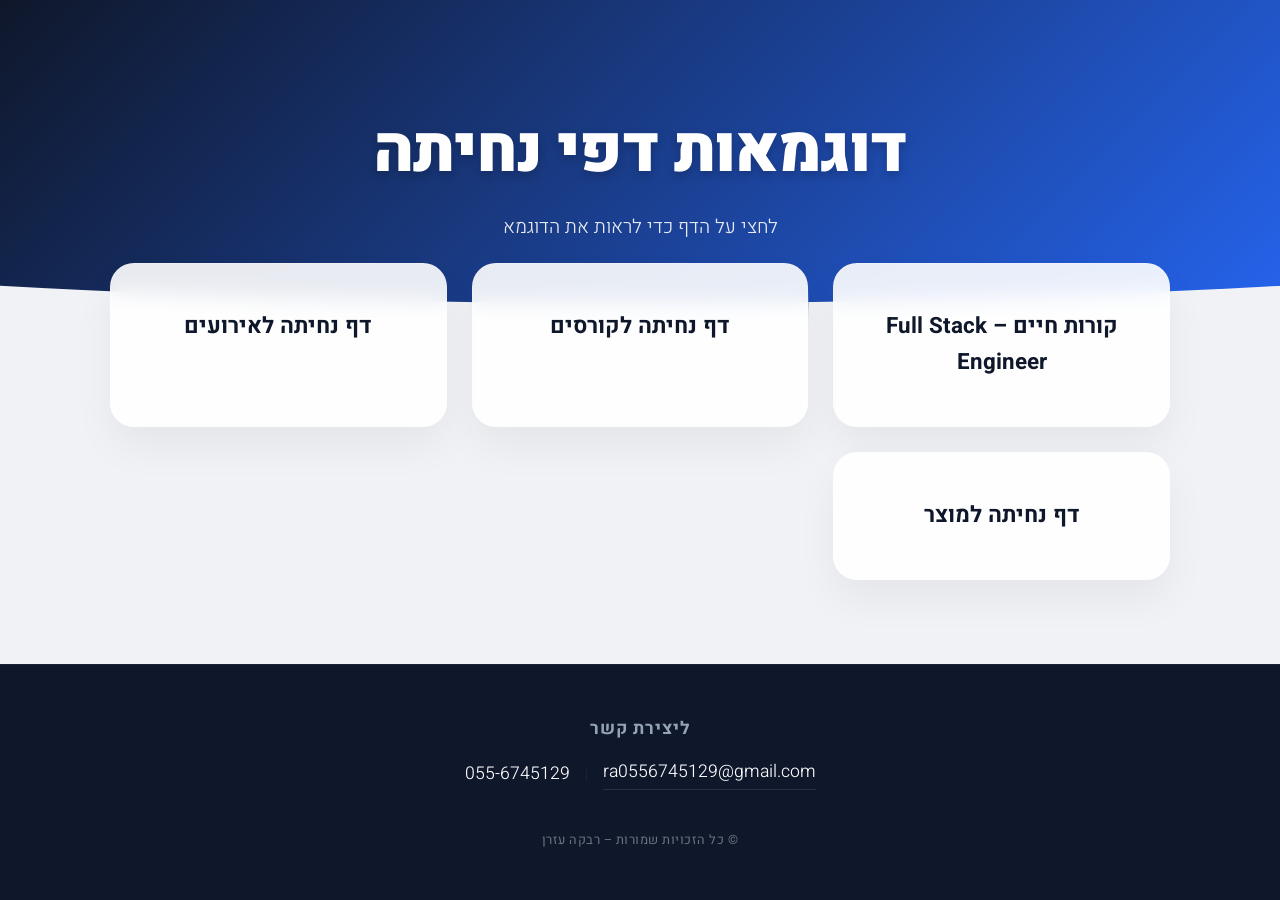
<file: index.html>
<!DOCTYPE html>
<html lang="he">
<head>
<meta charset="UTF-8">
<meta name="viewport" content="width=device-width, initial-scale=1.0">
<title>דוגמאות דפי נחיתה</title>
    <link rel="icon" type="image/svg+xml" href="assets/favicon.svg">
<link rel="stylesheet" href="style.css">
</head>
<body>

<header>
<h1>דוגמאות דפי נחיתה</h1>
<p>לחצי על הדף כדי לראות את הדוגמא</p>
</header>

<main>
<ul>
  <li><a href="cv/index.html">קורות חיים – Full Stack Engineer</a></li>
  <li><a href="course/index.html">דף נחיתה לקורסים</a></li>
  <li><a href="event/index.html">דף נחיתה לאירועים</a></li>
  <li><a href="product/index.html">דף נחיתה למוצר</a></li>
</ul>
</main>

<footer>
    <div class="contact-info">
        <p class="contact-title">ליצירת קשר</p>
        <div class="contact-details">
            <a href="mailto:ra0556745129@gmail.com" class="email-link">ra0556745129@gmail.com</a>
            <span class="divider">|</span>
            <span class="phone-text">055-6745129</span>
        </div>
    </div>
    <p class="copyright">© כל הזכויות שמורות – רבקה עזרן</p>
</footer>
</body>
</html>
</file>
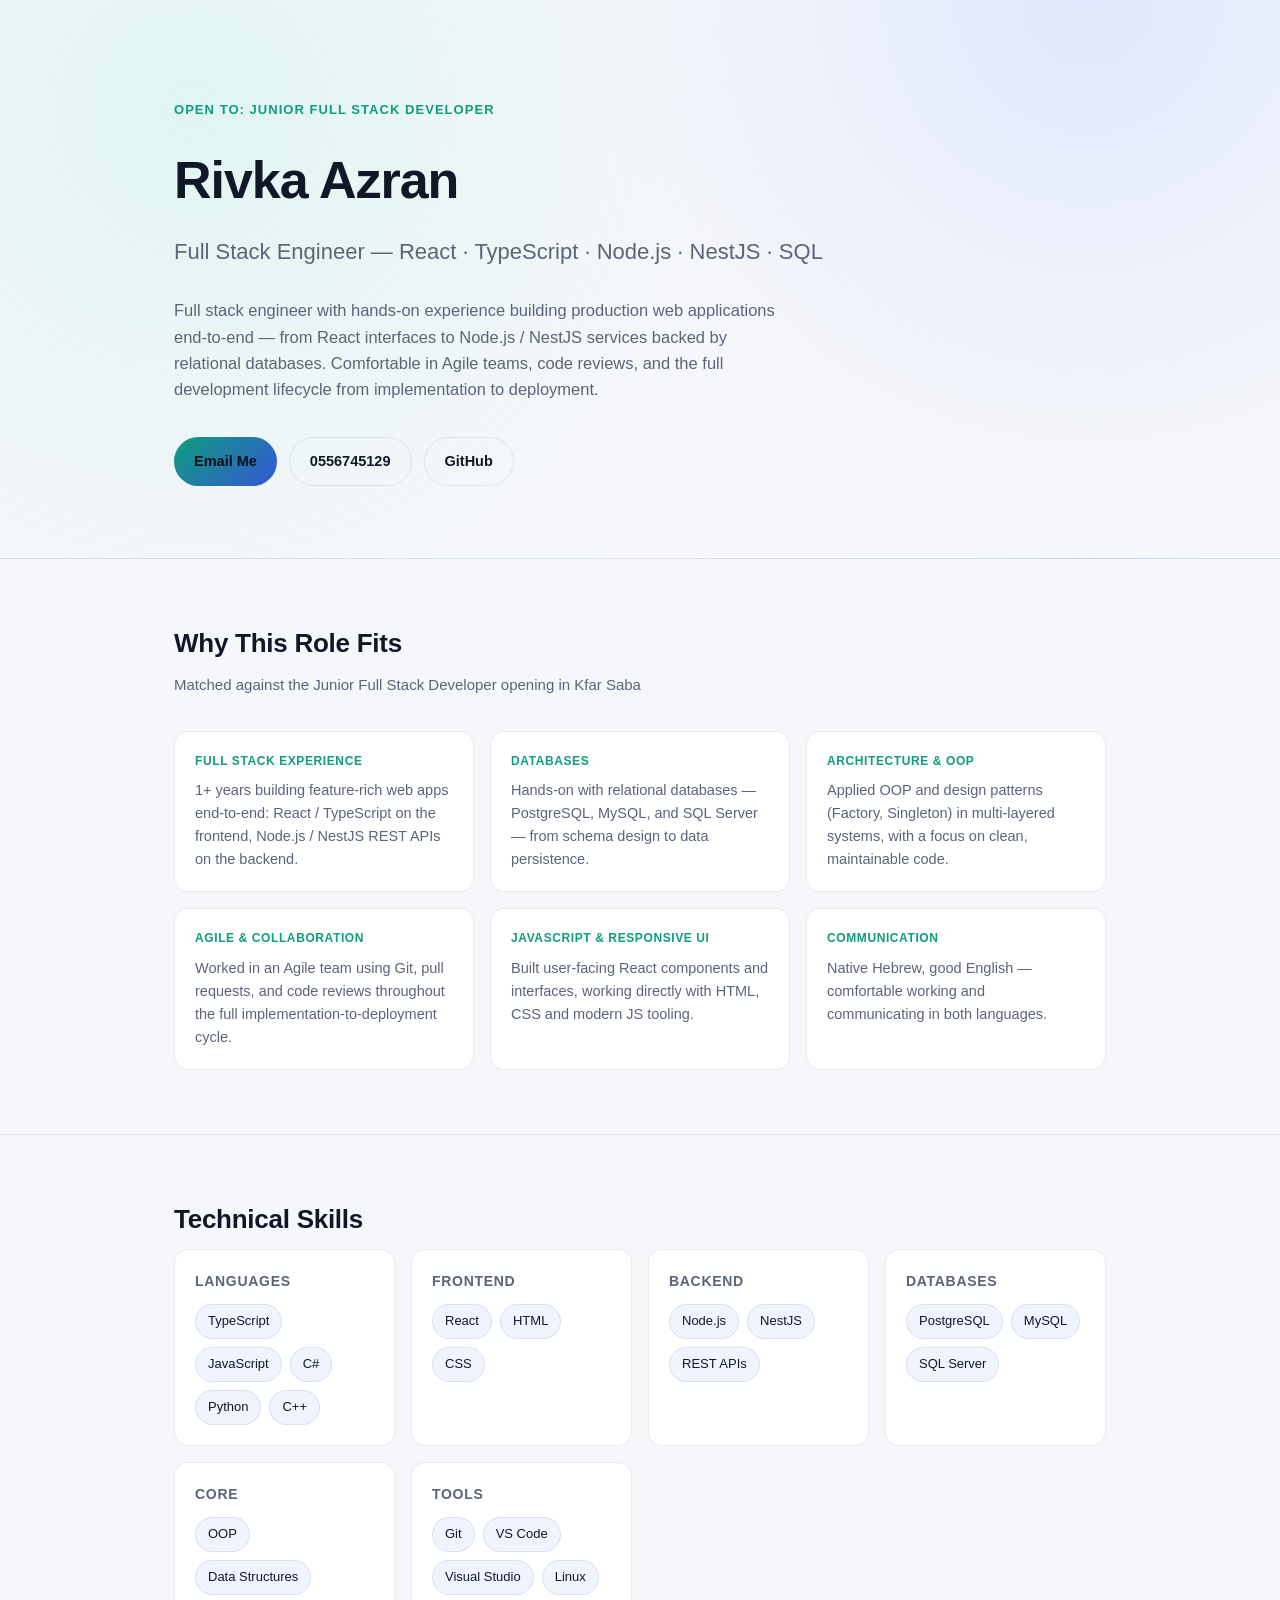
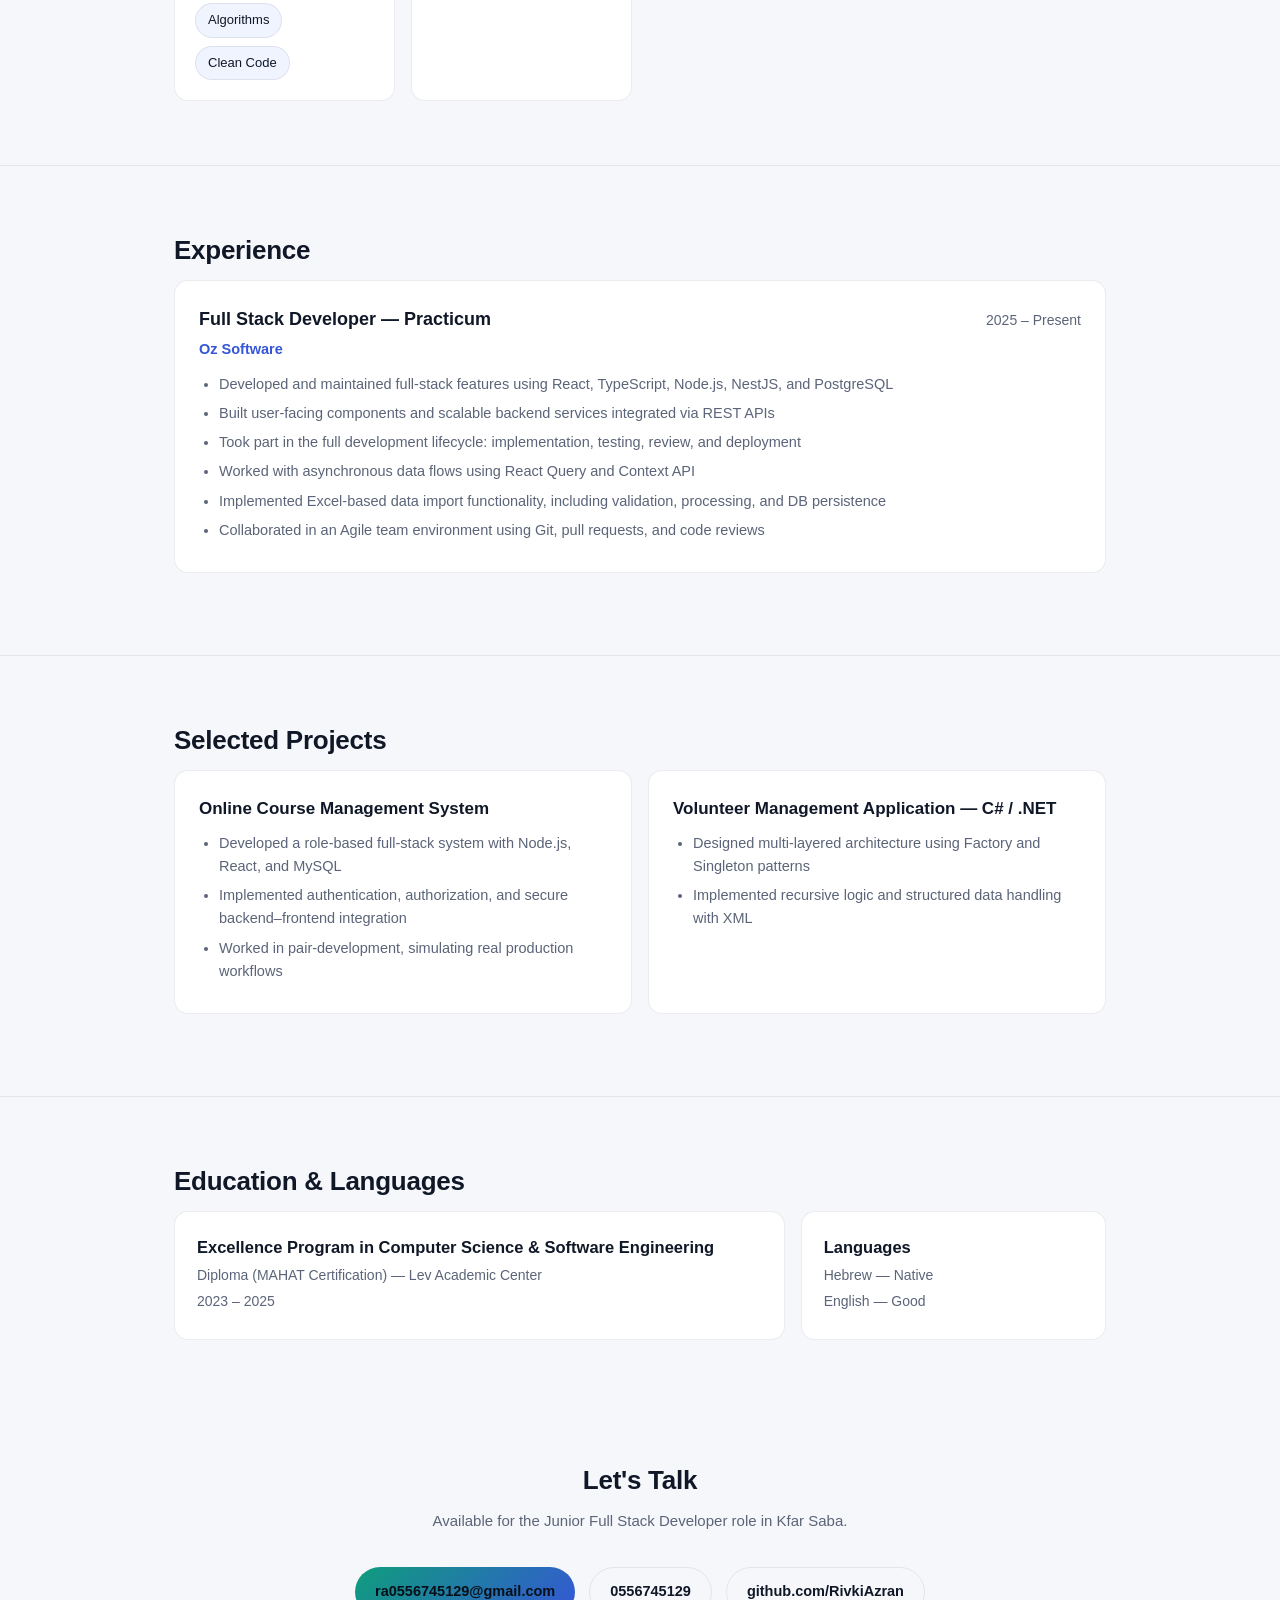
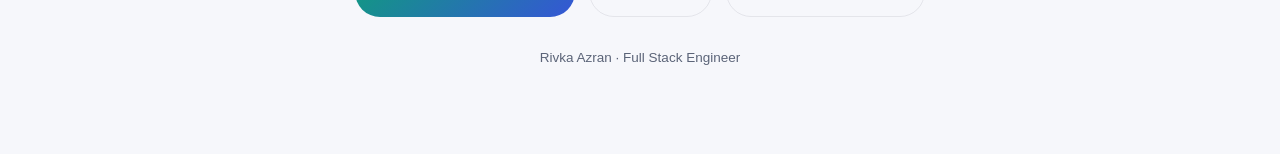
<file: cv/index.html>
<!DOCTYPE html>
<html lang="en">
<head>
<meta charset="UTF-8">
<meta name="viewport" content="width=device-width, initial-scale=1.0">
<title>Rivka Azran — Full Stack Engineer</title>
<meta name="description" content="Rivka Azran, Full Stack Engineer — React, TypeScript, Node.js, NestJS, SQL. Portfolio and CV.">
<style>
  :root {
    --bg: #0b1120;
    --bg-alt: #111a2e;
    --card: #16213a;
    --border: rgba(255,255,255,0.08);
    --text: #e8ecf5;
    --text-dim: #9aa5bd;
    --accent: #6ee7c9;
    --accent-2: #7aa2ff;
    --radius: 14px;
    --maxw: 980px;
  }
  @media (prefers-color-scheme: light) {
    :root {
      --bg: #f6f7fb;
      --bg-alt: #ffffff;
      --card: #ffffff;
      --border: rgba(15,23,42,0.08);
      --text: #101828;
      --text-dim: #5b6478;
      --accent: #0f9d7c;
      --accent-2: #3556d6;
    }
  }
  * { box-sizing: border-box; }
  html { scroll-behavior: smooth; }
  body {
    margin: 0;
    font-family: -apple-system, BlinkMacSystemFont, "Segoe UI", Roboto, Helvetica, Arial, sans-serif;
    background: var(--bg);
    color: var(--text);
    line-height: 1.6;
  }
  a { color: inherit; }
  .wrap { max-width: var(--maxw); margin: 0 auto; padding: 0 24px; }

  header.hero {
    padding: 96px 0 72px;
    background:
      radial-gradient(circle at 15% 20%, rgba(110,231,201,0.16), transparent 45%),
      radial-gradient(circle at 85% 0%, rgba(122,162,255,0.18), transparent 40%);
    border-bottom: 1px solid var(--border);
  }
  .eyebrow {
    display: inline-block;
    font-size: 13px;
    letter-spacing: 0.08em;
    text-transform: uppercase;
    color: var(--accent);
    font-weight: 600;
    margin-bottom: 18px;
  }
  h1 {
    font-size: clamp(32px, 5vw, 52px);
    margin: 0 0 12px;
    font-weight: 800;
    letter-spacing: -0.02em;
  }
  .role {
    font-size: clamp(18px, 2.4vw, 22px);
    color: var(--text-dim);
    margin: 0 0 28px;
    font-weight: 500;
  }
  .lede {
    max-width: 620px;
    font-size: 16.5px;
    color: var(--text-dim);
    margin: 0 0 34px;
  }
  .cta-row { display: flex; flex-wrap: wrap; gap: 12px; }
  .btn {
    display: inline-flex;
    align-items: center;
    gap: 8px;
    padding: 12px 20px;
    border-radius: 999px;
    font-weight: 600;
    font-size: 14.5px;
    text-decoration: none;
    border: 1px solid var(--border);
    transition: transform 0.15s ease, border-color 0.15s ease;
  }
  .btn:hover { transform: translateY(-2px); }
  .btn.primary {
    background: linear-gradient(135deg, var(--accent), var(--accent-2));
    color: #071018;
    border: none;
  }
  .btn.ghost { color: var(--text); }
  .btn.ghost:hover { border-color: var(--accent); }

  section { padding: 64px 0; border-bottom: 1px solid var(--border); }
  section:last-of-type { border-bottom: none; }
  h2 {
    font-size: 26px;
    margin: 0 0 8px;
    font-weight: 750;
    letter-spacing: -0.01em;
  }
  .section-sub { color: var(--text-dim); margin: 0 0 34px; font-size: 15px; }

  .fit-grid {
    display: grid;
    grid-template-columns: repeat(auto-fit, minmax(230px, 1fr));
    gap: 16px;
  }
  .fit-card {
    background: var(--card);
    border: 1px solid var(--border);
    border-radius: var(--radius);
    padding: 20px;
  }
  .fit-card .tag {
    font-size: 12px;
    font-weight: 700;
    text-transform: uppercase;
    letter-spacing: 0.05em;
    color: var(--accent);
    margin-bottom: 8px;
    display: block;
  }
  .fit-card p { margin: 0; font-size: 14.5px; color: var(--text-dim); }

  .skills-grid {
    display: grid;
    grid-template-columns: repeat(auto-fit, minmax(210px, 1fr));
    gap: 16px;
  }
  .skill-group {
    background: var(--card);
    border: 1px solid var(--border);
    border-radius: var(--radius);
    padding: 20px;
  }
  .skill-group h3 {
    margin: 0 0 12px;
    font-size: 14px;
    color: var(--text-dim);
    text-transform: uppercase;
    letter-spacing: 0.05em;
    font-weight: 700;
  }
  .pill-row { display: flex; flex-wrap: wrap; gap: 8px; }
  .pill {
    font-size: 13px;
    padding: 6px 12px;
    border-radius: 999px;
    background: rgba(122,162,255,0.12);
    border: 1px solid var(--border);
    color: var(--text);
  }

  .exp-item, .project-item {
    background: var(--card);
    border: 1px solid var(--border);
    border-radius: var(--radius);
    padding: 24px;
    margin-bottom: 18px;
  }
  .exp-head {
    display: flex;
    justify-content: space-between;
    align-items: baseline;
    flex-wrap: wrap;
    gap: 8px;
    margin-bottom: 4px;
  }
  .exp-head h3 { margin: 0; font-size: 18px; }
  .exp-meta { color: var(--text-dim); font-size: 14px; }
  .exp-org { color: var(--accent-2); font-weight: 600; font-size: 14.5px; margin-bottom: 12px; }
  ul.bullets { margin: 0; padding-left: 20px; color: var(--text-dim); font-size: 14.5px; }
  ul.bullets li { margin-bottom: 6px; }

  .projects-grid { display: grid; grid-template-columns: repeat(auto-fit, minmax(280px, 1fr)); gap: 16px; }
  .project-item h3 { margin: 0 0 10px; font-size: 17px; }

  .edu-lang-grid { display: grid; grid-template-columns: 2fr 1fr; gap: 16px; }
  @media (max-width: 640px) { .edu-lang-grid { grid-template-columns: 1fr; } }
  .card-simple {
    background: var(--card);
    border: 1px solid var(--border);
    border-radius: var(--radius);
    padding: 22px;
  }
  .card-simple h3 { margin: 0 0 4px; font-size: 16.5px; }
  .card-simple .meta { color: var(--text-dim); font-size: 14px; margin-bottom: 4px; }

  footer {
    padding: 56px 0 72px;
    text-align: center;
  }
  footer .contact-row {
    display: flex;
    justify-content: center;
    flex-wrap: wrap;
    gap: 14px;
    margin-top: 20px;
  }
  footer p.note { color: var(--text-dim); font-size: 13.5px; margin-top: 30px; }
</style>
</head>
<body>

<header class="hero">
  <div class="wrap">
    <span class="eyebrow">Open to: Junior Full Stack Developer</span>
    <h1>Rivka Azran</h1>
    <p class="role">Full Stack Engineer — React · TypeScript · Node.js · NestJS · SQL</p>
    <p class="lede">
      Full stack engineer with hands-on experience building production web applications end-to-end —
      from React interfaces to Node.js / NestJS services backed by relational databases. Comfortable
      in Agile teams, code reviews, and the full development lifecycle from implementation to deployment.
    </p>
    <div class="cta-row">
      <a class="btn primary" href="mailto:ra0556745129@gmail.com">Email Me</a>
      <a class="btn ghost" href="tel:0556745129">0556745129</a>
      <a class="btn ghost" href="https://github.com/RivkiAzran" target="_blank" rel="noopener">GitHub</a>
    </div>
  </div>
</header>

<section id="fit">
  <div class="wrap">
    <h2>Why This Role Fits</h2>
    <p class="section-sub">Matched against the Junior Full Stack Developer opening in Kfar Saba</p>
    <div class="fit-grid">
      <div class="fit-card">
        <span class="tag">Full Stack Experience</span>
        <p>1+ years building feature-rich web apps end-to-end: React / TypeScript on the frontend, Node.js / NestJS REST APIs on the backend.</p>
      </div>
      <div class="fit-card">
        <span class="tag">Databases</span>
        <p>Hands-on with relational databases — PostgreSQL, MySQL, and SQL Server — from schema design to data persistence.</p>
      </div>
      <div class="fit-card">
        <span class="tag">Architecture &amp; OOP</span>
        <p>Applied OOP and design patterns (Factory, Singleton) in multi-layered systems, with a focus on clean, maintainable code.</p>
      </div>
      <div class="fit-card">
        <span class="tag">Agile &amp; Collaboration</span>
        <p>Worked in an Agile team using Git, pull requests, and code reviews throughout the full implementation-to-deployment cycle.</p>
      </div>
      <div class="fit-card">
        <span class="tag">JavaScript &amp; Responsive UI</span>
        <p>Built user-facing React components and interfaces, working directly with HTML, CSS and modern JS tooling.</p>
      </div>
      <div class="fit-card">
        <span class="tag">Communication</span>
        <p>Native Hebrew, good English — comfortable working and communicating in both languages.</p>
      </div>
    </div>
  </div>
</section>

<section id="skills">
  <div class="wrap">
    <h2>Technical Skills</h2>
    <div class="skills-grid">
      <div class="skill-group">
        <h3>Languages</h3>
        <div class="pill-row">
          <span class="pill">TypeScript</span>
          <span class="pill">JavaScript</span>
          <span class="pill">C#</span>
          <span class="pill">Python</span>
          <span class="pill">C++</span>
        </div>
      </div>
      <div class="skill-group">
        <h3>Frontend</h3>
        <div class="pill-row">
          <span class="pill">React</span>
          <span class="pill">HTML</span>
          <span class="pill">CSS</span>
        </div>
      </div>
      <div class="skill-group">
        <h3>Backend</h3>
        <div class="pill-row">
          <span class="pill">Node.js</span>
          <span class="pill">NestJS</span>
          <span class="pill">REST APIs</span>
        </div>
      </div>
      <div class="skill-group">
        <h3>Databases</h3>
        <div class="pill-row">
          <span class="pill">PostgreSQL</span>
          <span class="pill">MySQL</span>
          <span class="pill">SQL Server</span>
        </div>
      </div>
      <div class="skill-group">
        <h3>Core</h3>
        <div class="pill-row">
          <span class="pill">OOP</span>
          <span class="pill">Data Structures</span>
          <span class="pill">Algorithms</span>
          <span class="pill">Clean Code</span>
        </div>
      </div>
      <div class="skill-group">
        <h3>Tools</h3>
        <div class="pill-row">
          <span class="pill">Git</span>
          <span class="pill">VS Code</span>
          <span class="pill">Visual Studio</span>
          <span class="pill">Linux</span>
        </div>
      </div>
    </div>
  </div>
</section>

<section id="experience">
  <div class="wrap">
    <h2>Experience</h2>
    <div class="exp-item">
      <div class="exp-head">
        <h3>Full Stack Developer — Practicum</h3>
        <span class="exp-meta">2025 – Present</span>
      </div>
      <div class="exp-org">Oz Software</div>
      <ul class="bullets">
        <li>Developed and maintained full-stack features using React, TypeScript, Node.js, NestJS, and PostgreSQL</li>
        <li>Built user-facing components and scalable backend services integrated via REST APIs</li>
        <li>Took part in the full development lifecycle: implementation, testing, review, and deployment</li>
        <li>Worked with asynchronous data flows using React Query and Context API</li>
        <li>Implemented Excel-based data import functionality, including validation, processing, and DB persistence</li>
        <li>Collaborated in an Agile team environment using Git, pull requests, and code reviews</li>
      </ul>
    </div>
  </div>
</section>

<section id="projects">
  <div class="wrap">
    <h2>Selected Projects</h2>
    <div class="projects-grid">
      <div class="project-item">
        <h3>Online Course Management System</h3>
        <ul class="bullets">
          <li>Developed a role-based full-stack system with Node.js, React, and MySQL</li>
          <li>Implemented authentication, authorization, and secure backend–frontend integration</li>
          <li>Worked in pair-development, simulating real production workflows</li>
        </ul>
      </div>
      <div class="project-item">
        <h3>Volunteer Management Application — C# / .NET</h3>
        <ul class="bullets">
          <li>Designed multi-layered architecture using Factory and Singleton patterns</li>
          <li>Implemented recursive logic and structured data handling with XML</li>
        </ul>
      </div>
    </div>
  </div>
</section>

<section id="education">
  <div class="wrap">
    <h2>Education &amp; Languages</h2>
    <div class="edu-lang-grid">
      <div class="card-simple">
        <h3>Excellence Program in Computer Science &amp; Software Engineering</h3>
        <div class="meta">Diploma (MAHAT Certification) — Lev Academic Center</div>
        <div class="meta">2023 – 2025</div>
      </div>
      <div class="card-simple">
        <h3>Languages</h3>
        <div class="meta">Hebrew — Native</div>
        <div class="meta">English — Good</div>
      </div>
    </div>
  </div>
</section>

<footer id="contact">
  <div class="wrap">
    <h2>Let's Talk</h2>
    <p class="section-sub">Available for the Junior Full Stack Developer role in Kfar Saba.</p>
    <div class="contact-row">
      <a class="btn primary" href="mailto:ra0556745129@gmail.com">ra0556745129@gmail.com</a>
      <a class="btn ghost" href="tel:0556745129">0556745129</a>
      <a class="btn ghost" href="https://github.com/RivkiAzran" target="_blank" rel="noopener">github.com/RivkiAzran</a>
    </div>
    <p class="note">Rivka Azran · Full Stack Engineer</p>
  </div>
</footer>

</body>
</html>
</file>
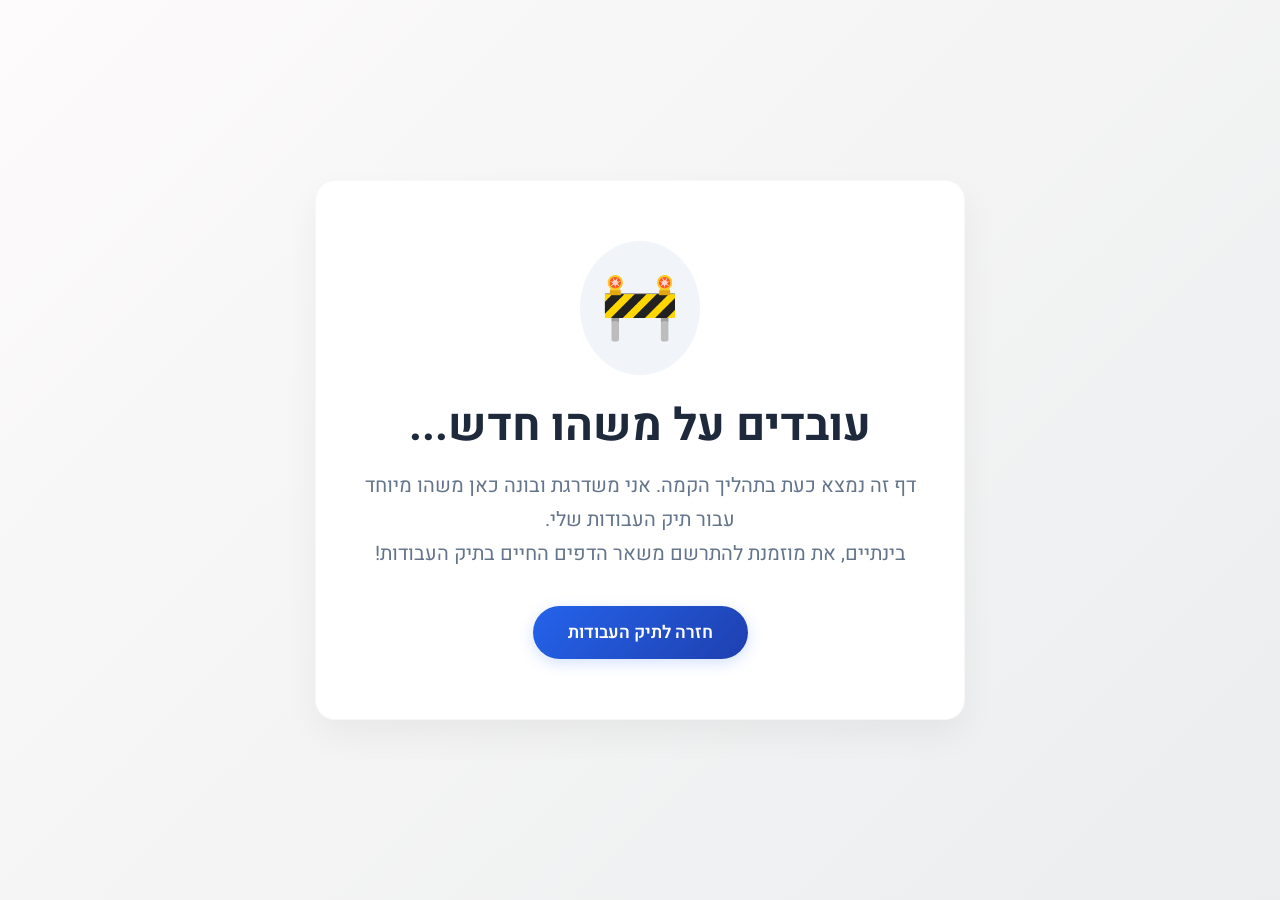
<file: product/index.html>
<!DOCTYPE html>
<html lang="he" dir="rtl">
<head>
    <meta charset="UTF-8">
    <meta name="viewport" content="width=device-width, initial-scale=1.0">
    <title>דף בהקמה | Rivka Azran</title>
    <link href="https://fonts.googleapis.com/css2?family=Heebo:wght@400;500;700&display=swap" rel="stylesheet">
    <link rel="stylesheet" href="style.css">
</head>
<body>
    <div class="construction-container">
        <div class="icon-box">🚧</div> 

        <h1>עובדים על משהו חדש...</h1>
        <p>דף זה נמצא כעת בתהליך הקמה. אני משדרגת ובונה כאן משהו מיוחד עבור תיק העבודות שלי.<br>בינתיים, את מוזמנת להתרשם משאר הדפים החיים בתיק העבודות!</p>
        
        <a href="../index.html" class="btn-back">חזרה לתיק העבודות</a>
    </div>
</body>
</html>
</file>
<file: style.css>
/* שימוש בפונט Heebo עם משקלים שונים */
@import url('https://fonts.googleapis.com/css2?family=Heebo:wght@300;400;700;900&display=swap');

* {
    margin: 0;
    padding: 0;
    box-sizing: border-box;
}

body {
    font-family: 'Heebo', sans-serif;
    background: #f0f2f5;
    color: #1e293b;
    direction: rtl;
    display: flex;
    flex-direction: column;
    min-height: 100vh;
    line-height: 1.6;
}

/* הדר מעוצב עם גרדיאנט עמוק */
header {
    text-align: center;
    padding: 100px 20px 60px 20px;
    background: linear-gradient(135deg, #0f172a 0%, #2563eb 100%);
    color: white;
    clip-path: ellipse(150% 100% at 50% 0%); /* קימור עדין בתחתית */
}

header h1 {
    font-size: clamp(2.5rem, 8vw, 4rem); /* גודל טקסט אדפטיבי */
    font-weight: 900;
    letter-spacing: -1px;
    margin-bottom: 10px;
    text-shadow: 0 4px 10px rgba(0,0,0,0.2);
}

header p {
    font-size: 1.2rem;
    opacity: 0.9;
    font-weight: 300;
}

main {
    max-width: 1100px;
    margin: -40px auto 0 auto; /* יוצר חפיפה עם ההדר למראה מודרני */
    padding: 0 20px 60px 20px;
    flex-grow: 1;
    width: 100%;
}

main ul {
    list-style: none;
    display: grid;
    grid-template-columns: repeat(auto-fit, minmax(280px, 1fr));
    gap: 25px;
    padding: 0;
}

/* כרטיסיות בעיצוב Glassmorphism עדין */
main li {
    background: rgba(255, 255, 255, 0.9);
    backdrop-filter: blur(10px);
    border: 1px solid rgba(255, 255, 255, 0.2);
    border-radius: 24px;
    padding: 45px 30px;
    text-align: center;
    box-shadow: 0 20px 40px rgba(0,0,0,0.05);
    transition: all 0.4s cubic-bezier(0.175, 0.885, 0.32, 1.275);
    position: relative;
    overflow: hidden;
}

main li::before {
    content: "";
    position: absolute;
    top: 0; left: 0; width: 100%; height: 4px;
    background: #2563eb;
    transform: scaleX(0);
    transition: transform 0.3s ease;
}

main li:hover {
    transform: translateY(-12px);
    box-shadow: 0 30px 60px rgba(0,0,0,0.12);
    background: #ffffff;
}

main li:hover::before {
    transform: scaleX(1);
}

main a {
    text-decoration: none;
    color: #0f172a;
    font-weight: 700;
    font-size: 1.4rem;
    transition: color 0.3s;
}

main li:hover a {
    color: #2563eb;
}

footer {
    background: #0f172a; /* כחול כהה מאוד, כמעט שחור */
    color: #f8fafc;
    padding: 50px 20px;
    text-align: center;
    margin-top: auto;
    border-top: 1px solid rgba(255, 255, 255, 0.05);
}

.contact-title {
    font-size: 1.1rem;
    font-weight: 700;
    margin-bottom: 15px;
    letter-spacing: 1px;
    color: #94a3b8; /* אפור-כחול עדין */
    text-transform: uppercase;
}

.contact-details {
    font-size: 1.1rem;
    display: flex;
    justify-content: center;
    align-items: center;
    gap: 15px;
    font-weight: 300;
}

.email-link {
    color: #f8fafc;
    text-decoration: none;
    transition: color 0.3s ease;
    border-bottom: 1px solid rgba(255, 255, 255, 0.1);
    padding-bottom: 2px;
}

.email-link:hover {
    color: #3b82f6; /* כחול בהיר רק ב-hover */
    border-bottom-color: #3b82f6;
}

.phone-text {
    color: #f8fafc;
    cursor: default; /* מראה של טקסט רגיל, לא לחיץ */
}

.divider {
    color: rgba(255, 255, 255, 0.1);
    font-weight: 100;
}

.copyright {
    margin-top: 40px;
    font-size: 0.8rem;
    opacity: 0.4;
    letter-spacing: 0.5px;
}

/* רספונסיביות לנייד */
@media (max-width: 600px) {
    .contact-details {
        flex-direction: column;
        gap: 10px;
    }
    .divider {
        display: none;
    }
}
</file>
<file: product/style.css>
/* איפוס בסיסי ועיצוב גלובלי */
* {
    margin: 0;
    padding: 0;
    box-sizing: border-box;
}

body {
    font-family: 'Heebo', sans-serif;
    background: linear-gradient(135deg, #fdfbfb 0%, #ebedee 100%);
    color: #1a1a1a;
    display: flex;
    justify-content: center;
    align-items: center;
    min-height: 100vh;
    padding: 20px;
}

/* מכולה מרכזית מעוצבת */
.construction-container {
    background-color: #ffffff;
    padding: 60px 40px;
    border-radius: 20px;
    box-shadow: 0 15px 35px rgba(0, 0, 0, 0.05);
    text-align: center;
    max-width: 650px;
    width: 100%;
    border: 1px solid rgba(0,0,0,0.03);
}

/* אלמנט ויזואלי/אייקון */
.icon-box {
    font-size: 4rem;
    margin-bottom: 25px;
    display: inline-block;
    padding: 20px;
    background-color: #f1f5f9;
    border-radius: 50%;
    color: #2563eb;
}

/* כותרת */
h1 {
    font-size: 2.8rem;
    font-weight: 700;
    margin-bottom: 15px;
    color: #1e293b;
    line-height: 1.2;
}

/* טקסט הסבר */
p {
    font-size: 1.25rem;
    line-height: 1.7;
    color: #64748b;
    margin-bottom: 35px;
    font-weight: 400;
}

/* כפתור הנעה לפעולה */
.btn-back {
    display: inline-block;
    padding: 14px 35px;
    background: linear-gradient(135deg, #2563eb, #1e40af);
    color: #ffffff;
    text-decoration: none;
    border-radius: 50px;
    font-weight: 600;
    font-size: 1.1rem;
    transition: all 0.3s ease;
    box-shadow: 0 4px 15px rgba(37, 99, 235, 0.2);
}

.btn-back:hover {
    background: linear-gradient(135deg, #1e40af, #1c3583);
    transform: translateY(-3px);
    box-shadow: 0 6px 20px rgba(37, 99, 235, 0.3);
}

/* עיצוב רספונסיבי למובייל */
@media (max-width: 600px) {
    .construction-container {
        padding: 40px 20px;
    }
    h1 {
        font-size: 2.1rem;
    }
    p {
        font-size: 1.1rem;
    }
    .icon-box {
        font-size: 3rem;
        padding: 15px;
    }
}
</file>
